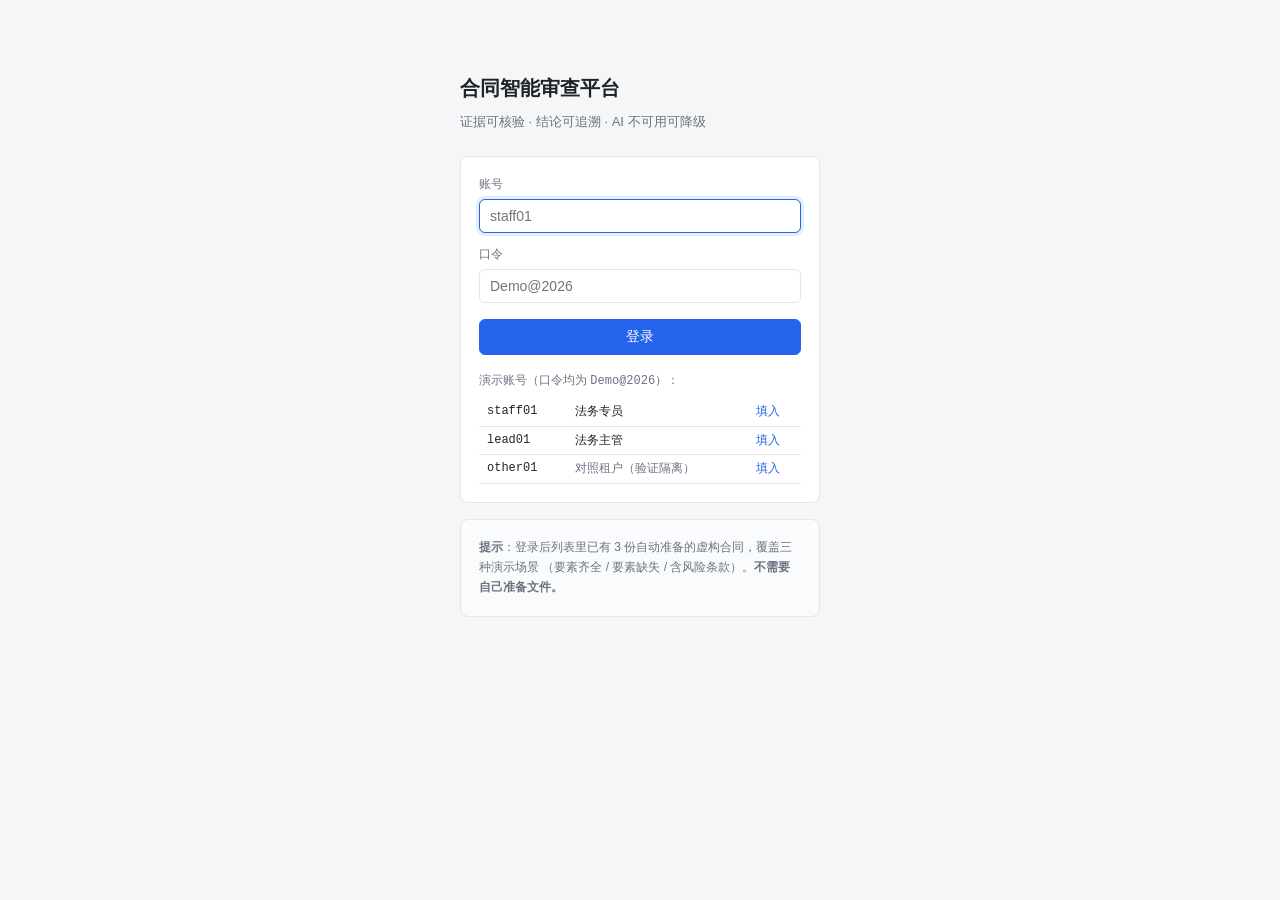
<file: src/main/resources/static/app/index.html>
<!DOCTYPE html>
<html lang="zh-CN">
<head>
<meta charset="UTF-8">
<meta name="viewport" content="width=device-width, initial-scale=1">
<title>登录 · 合同智能审查平台</title>
<link rel="stylesheet" href="./assets/app.css">
<style>
    .login-wrap { max-width: 400px; margin: 8vh auto; padding: 0 20px; }
    .login-wrap h1 { font-size: 20px; margin: 0 0 6px; }
    .login-wrap .sub { color: var(--muted); font-size: 13px; margin-bottom: 24px; }
    .demo-accounts { margin-top: 16px; font-size: 12px; }
    .demo-accounts table { font-size: 12px; }
    .demo-accounts td { padding: 4px 8px; }
</style>
</head>
<body>

<div class="login-wrap">
    <h1>合同智能审查平台</h1>
    <div class="sub">证据可核验 · 结论可追溯 · AI 不可用可降级</div>

    <div id="msg"></div>

    <div class="card">
        <form id="loginForm" onsubmit="return doLogin(event)">
            <div style="margin-bottom:12px">
                <label for="username">账号</label>
                <input type="text" id="username" autocomplete="username" required
                       placeholder="staff01">
            </div>
            <div style="margin-bottom:16px">
                <label for="password">口令</label>
                <input type="password" id="password" autocomplete="current-password" required
                       placeholder="Demo@2026">
            </div>
            <button type="submit" id="submitBtn" style="width:100%">登录</button>
        </form>

        <div class="demo-accounts">
            <div class="muted" style="margin-bottom:6px">演示账号（口令均为 <span class="mono">Demo@2026</span>）：</div>
            <table>
                <tr>
                    <td class="mono">staff01</td>
                    <td>法务专员</td>
                    <td><a href="#" onclick="fill('staff01');return false">填入</a></td>
                </tr>
                <tr>
                    <td class="mono">lead01</td>
                    <td>法务主管</td>
                    <td><a href="#" onclick="fill('lead01');return false">填入</a></td>
                </tr>
                <tr>
                    <td class="mono">other01</td>
                    <td class="muted">对照租户（验证隔离）</td>
                    <td><a href="#" onclick="fill('other01');return false">填入</a></td>
                </tr>
            </table>
        </div>
    </div>

    <div class="card" style="background:#fafbfc">
        <div class="small muted">
            <b>提示</b>：登录后列表里已有 3 份自动准备的虚构合同，覆盖三种演示场景
            （要素齐全 / 要素缺失 / 含风险条款）。<b>不需要自己准备文件。</b>
        </div>
    </div>
</div>

<script src="./assets/api.js"></script>
<script>
function fill(name) {
    document.getElementById('username').value = name;
    document.getElementById('password').value = 'Demo@2026';
    document.getElementById('username').focus();
}

async function doLogin(e) {
    e.preventDefault();
    const btn = document.getElementById('submitBtn');
    const box = document.getElementById('msg');
    btn.disabled = true;
    btn.textContent = '登录中…';
    box.innerHTML = '';

    const res = await api('POST', '/api/auth/login', {
        username: document.getElementById('username').value.trim(),
        password: document.getElementById('password').value
    });

    btn.disabled = false;
    btn.textContent = '登录';

    if (!res.ok) {
        box.innerHTML = errorHtml(res, '登录失败');
        return false;
    }

    Auth.save(res.data.token, res.data.user);
    const next = qs('next');
    location.href = next || './contracts.html';
    return false;
}

// 页面加载：已登录则直接进列表；带 expired 参数时提示会话失效
(function init() {
    if (qs('expired')) {
        document.getElementById('msg').innerHTML =
            '<div class="alert warn">会话已过期，请重新登录。</div>';
        Auth.clear();
    } else if (Auth.token) {
        location.href = './contracts.html';
        return;
    }
    document.getElementById('username').focus();
})();
</script>
</body>
</html>
</file>
<file: src/main/resources/static/app/assets/app.css>
/* ===================================================================
   合同智能审查平台 · 前端共享样式

   设计约束（都是刻意的）：
   1. **零构建**：纯 CSS，不用预处理器，不给演示加构建步骤
   2. **可打印**：报告页靠浏览器打印，所以正文用高对比度黑字白底
   3. **状态色语义统一**：绿=确定无问题，红=确定有问题或失败，
      黄=需要人看，灰=不知道。**"不知道"必须是灰色而不是绿色**，
      否则三态设计在视觉上就退化成两态了。
   =================================================================== */

:root {
    --bg: #f5f6f8;
    --card: #ffffff;
    --line: #e3e6ea;
    --text: #1f2328;
    --muted: #6b7280;
    --brand: #2563eb;
    --brand-dark: #1d4ed8;
    --ok: #15803d;      /* 确定通过 */
    --ok-bg: #f0fdf4;
    --err: #b91c1c;     /* 命中 / 失败 */
    --err-bg: #fef2f2;
    --warn: #b45309;    /* 需要人看 */
    --warn-bg: #fffbeb;
    --unknown: #4b5563; /* 不知道 */
    --unknown-bg: #f3f4f6;
    --radius: 8px;
}

* { box-sizing: border-box; }

body {
    margin: 0;
    font-family: "Microsoft YaHei", "PingFang SC", "Helvetica Neue", Arial, sans-serif;
    font-size: 14px;
    line-height: 1.65;
    color: var(--text);
    background: var(--bg);
}

a { color: var(--brand); text-decoration: none; }
a:hover { text-decoration: underline; }

/* ---------------- 顶栏 ---------------- */
.topbar {
    display: flex; align-items: center; gap: 16px;
    padding: 0 20px; height: 52px;
    background: var(--card); border-bottom: 1px solid var(--line);
    position: sticky; top: 0; z-index: 10;
}
.topbar .brand { font-weight: 700; font-size: 15px; }
.topbar .brand span { color: var(--muted); font-weight: 400; font-size: 12px; margin-left: 8px; }
.topbar .spacer { flex: 1; }
.topbar .who { color: var(--muted); font-size: 12px; }
.topbar .who b { color: var(--text); }
.topbar a.nav { font-size: 13px; color: var(--muted); }
.topbar a.nav.on { color: var(--brand); font-weight: 600; }

main { max-width: 1120px; margin: 0 auto; padding: 20px; }
main.narrow { max-width: 560px; }

/* ---------------- 卡片 ---------------- */
.card {
    background: var(--card); border: 1px solid var(--line);
    border-radius: var(--radius); padding: 18px; margin-bottom: 16px;
}
.card > h2 {
    margin: 0 0 14px; font-size: 15px;
    display: flex; align-items: center; gap: 8px;
}
.card > h2 .step {
    display: inline-flex; align-items: center; justify-content: center;
    width: 20px; height: 20px; border-radius: 50%;
    background: var(--brand); color: #fff; font-size: 11px; font-weight: 700;
}

/* ---------------- 表单与按钮 ---------------- */
label { display: block; font-size: 12px; color: var(--muted); margin-bottom: 4px; }
input[type=text], input[type=password], input[type=file], select, textarea {
    width: 100%; padding: 8px 10px;
    border: 1px solid var(--line); border-radius: 6px;
    font-family: inherit; font-size: 14px; background: #fff; color: var(--text);
}
input:focus, select:focus, textarea:focus {
    outline: none; border-color: var(--brand);
    box-shadow: 0 0 0 3px rgba(37, 99, 235, .12);
}
textarea { min-height: 72px; resize: vertical; }

button {
    padding: 8px 16px; border: 1px solid var(--brand);
    background: var(--brand); color: #fff; border-radius: 6px;
    font-family: inherit; font-size: 14px; cursor: pointer; white-space: nowrap;
}
button:hover:not(:disabled) { background: var(--brand-dark); border-color: var(--brand-dark); }
button:disabled { opacity: .5; cursor: not-allowed; }
button.ghost { background: #fff; color: var(--text); border-color: var(--line); }
button.ghost:hover:not(:disabled) { background: #f9fafb; border-color: #cbd5e1; }
button.danger { background: #fff; color: var(--err); border-color: #fecaca; }
button.danger:hover:not(:disabled) { background: var(--err-bg); }
button.sm { padding: 4px 10px; font-size: 12px; }

.row { display: flex; gap: 12px; flex-wrap: wrap; align-items: flex-end; }
.row > .grow { flex: 1 1 220px; }
.row > .fixed { flex: 0 0 auto; }

/* ---------------- 表格 ---------------- */
table { width: 100%; border-collapse: collapse; font-size: 13px; }
th, td {
    text-align: left; padding: 9px 10px;
    border-bottom: 1px solid var(--line); vertical-align: top;
}
th { color: var(--muted); font-weight: 600; font-size: 12px; background: #fafbfc; }
tbody tr:hover { background: #fafbfc; }
td.num { text-align: right; font-variant-numeric: tabular-nums; }

/* ---------------- 状态徽标 ----------------
   四类语义，颜色不可互换：
   ok=确定通过   err=命中/失败   warn=需人工   muted=无法判定
   ------------------------------------------------ */
.tag {
    display: inline-block; padding: 1px 8px; border-radius: 999px;
    font-size: 12px; font-weight: 600; white-space: nowrap;
    border: 1px solid transparent;
}
.tag.ok      { color: var(--ok);      background: var(--ok-bg);      border-color: #bbf7d0; }
.tag.err     { color: var(--err);     background: var(--err-bg);     border-color: #fecaca; }
.tag.warn    { color: var(--warn);    background: var(--warn-bg);    border-color: #fde68a; }
.tag.unknown { color: var(--unknown); background: var(--unknown-bg); border-color: #e5e7eb; }

.muted { color: var(--muted); }
.small { font-size: 12px; }
.mono { font-family: Consolas, "Courier New", monospace; }
.nowrap { white-space: nowrap; }

/* ---------------- 提示条 ---------------- */
.alert {
    padding: 10px 14px; border-radius: 6px; margin-bottom: 14px;
    font-size: 13px; border: 1px solid transparent;
}
.alert.ok   { background: var(--ok-bg);      border-color: #bbf7d0; color: var(--ok); }
.alert.err  { background: var(--err-bg);     border-color: #fecaca; color: var(--err); }
.alert.warn { background: var(--warn-bg);    border-color: #fde68a; color: var(--warn); }
.alert.info { background: #eff6ff;           border-color: #bfdbfe; color: var(--brand-dark); }
.alert b { font-weight: 700; }

/* ---------------- 空状态 ---------------- */
.empty {
    text-align: center; padding: 32px 16px; color: var(--muted); font-size: 13px;
}

/* ---------------- 证据片段 ---------------- */
.evidence {
    background: var(--warn-bg); border-left: 3px solid var(--warn);
    padding: 6px 10px; border-radius: 0 4px 4px 0;
    font-size: 12px; margin-top: 6px; white-space: pre-wrap; word-break: break-word;
}

/* ===================================================================
   打印：报告页靠浏览器打印，不做导出功能（决策 C-09）
   =================================================================== */
@media print {
    body { background: #fff; font-size: 12px; }
    .topbar, .no-print { display: none !important; }
    main { max-width: none; padding: 0; }
    .card {
        border: none; padding: 0; margin: 0 0 18px;
        page-break-inside: avoid;
    }
    .card > h2 { border-bottom: 1px solid #000; padding-bottom: 4px; }
    a { color: #000; text-decoration: none; }
    .tag { border: 1px solid #999; }
}
</file>
